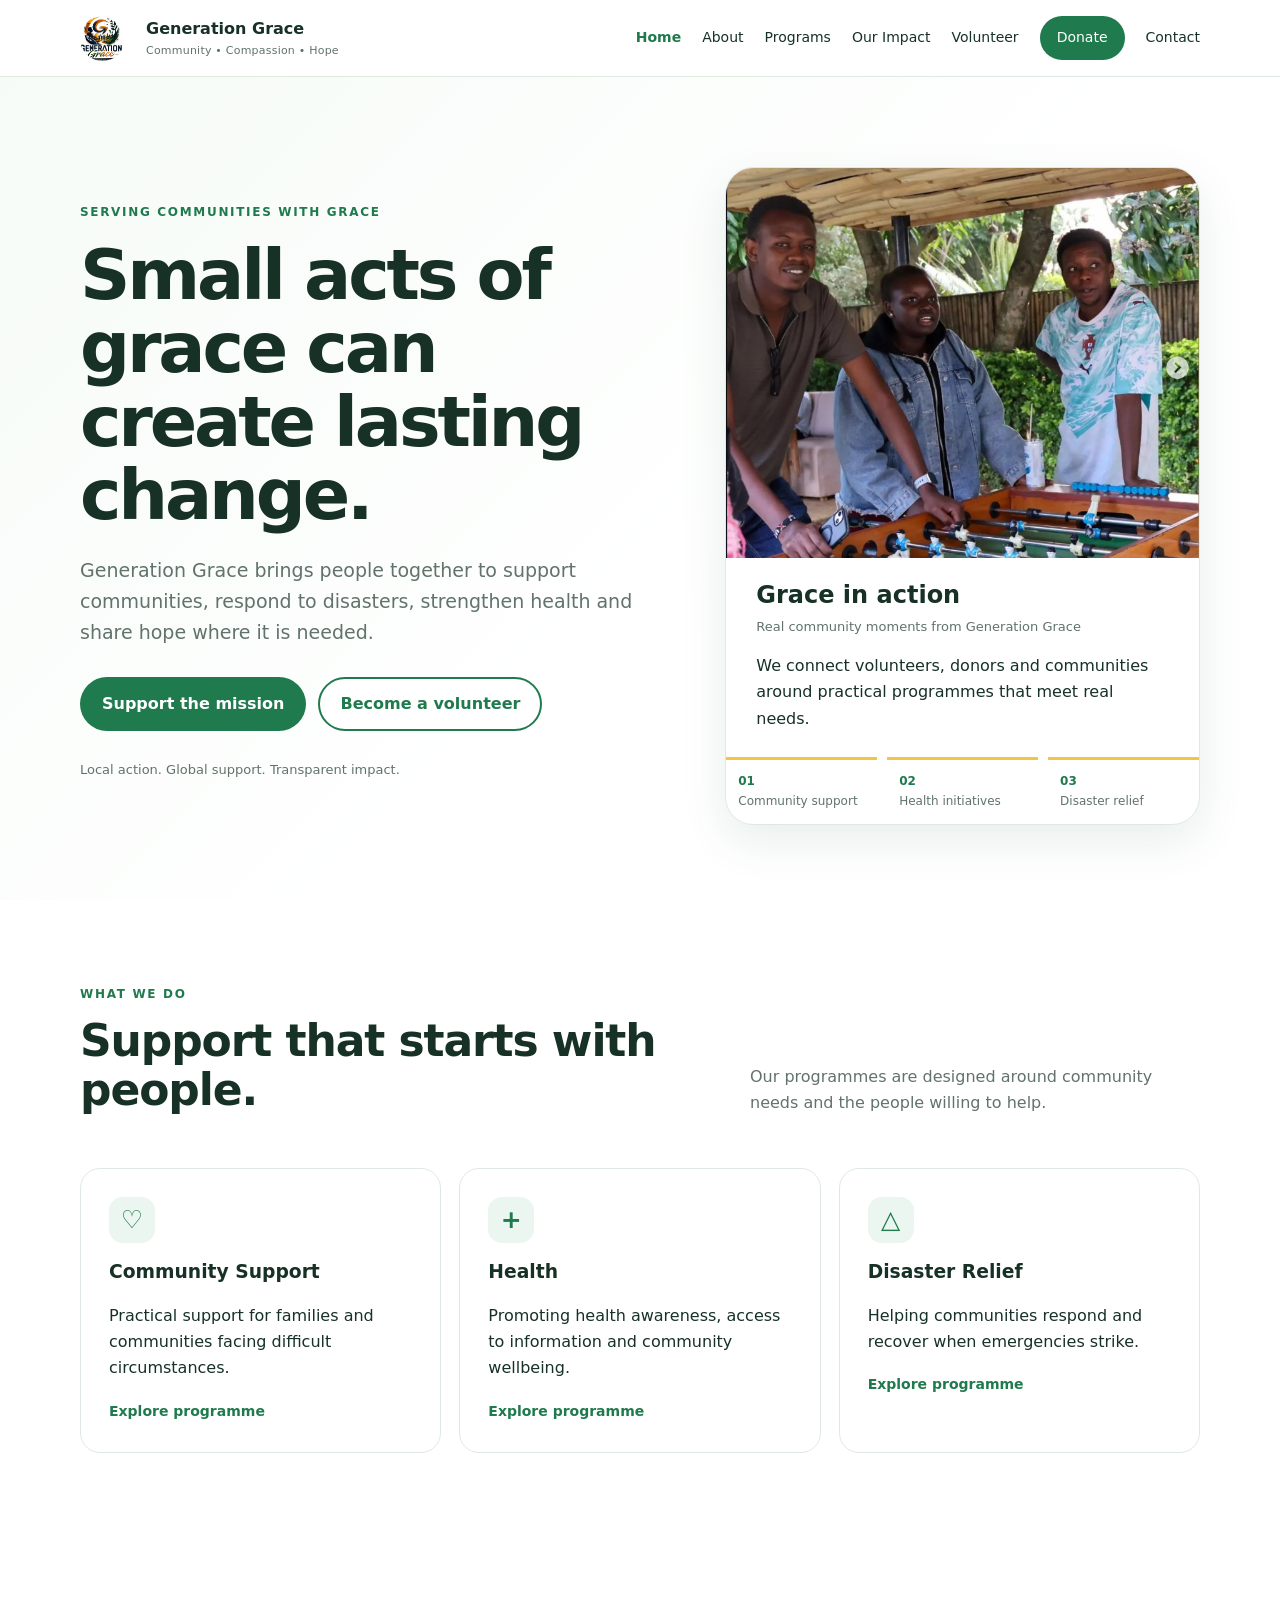
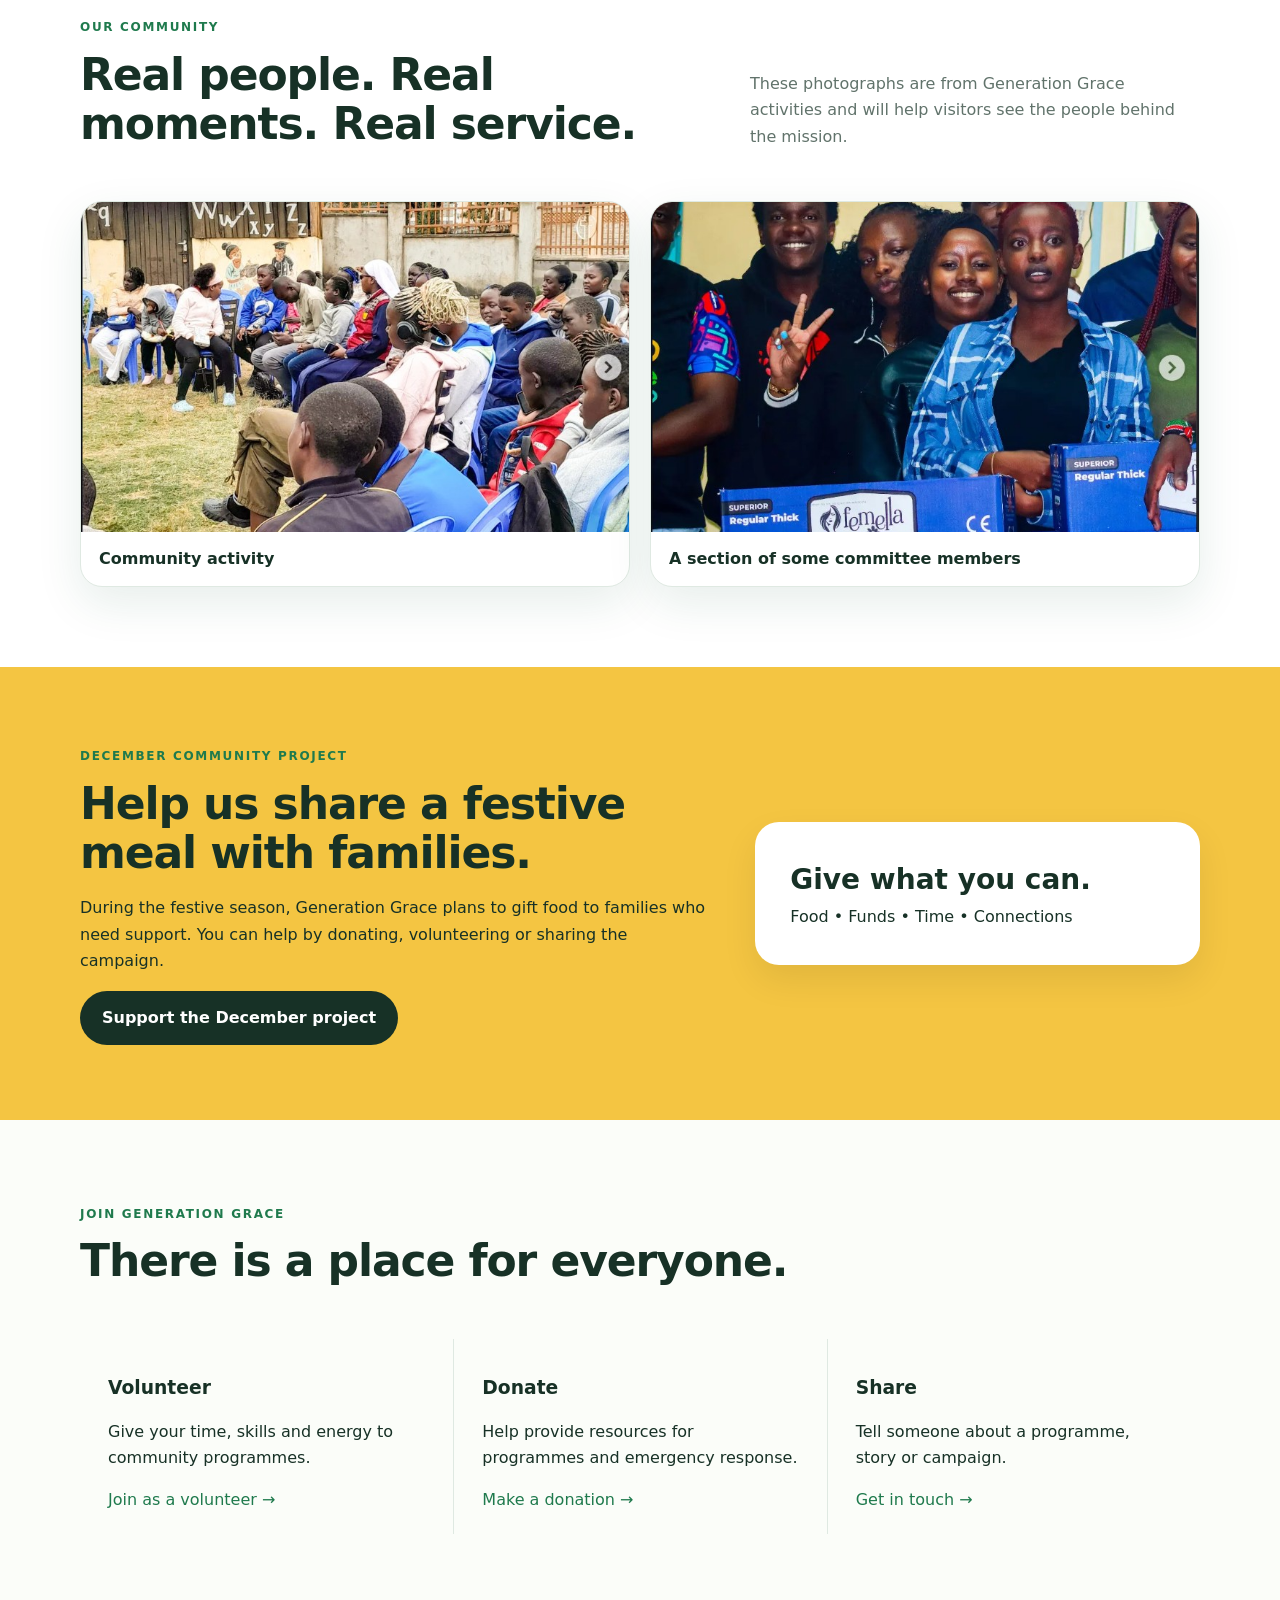
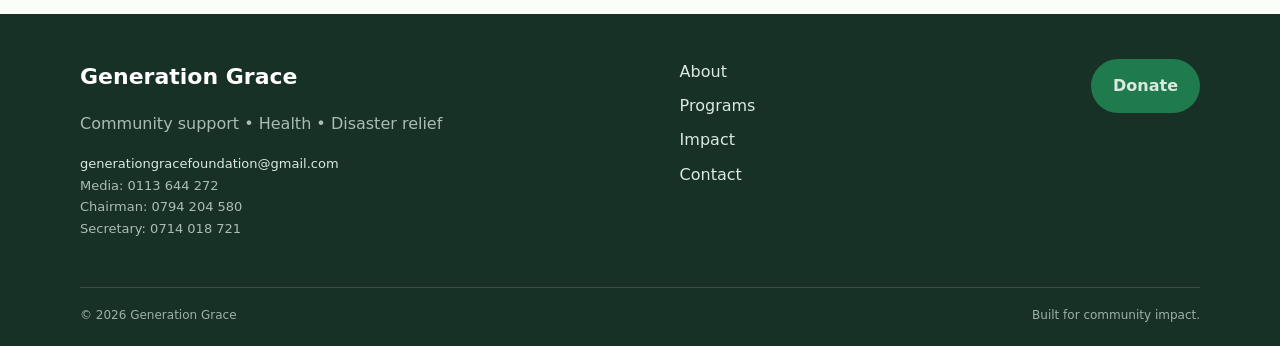
<file: index.html>
<!doctype html>
<html lang="en">
<head>
  <meta charset="utf-8">
  <meta name="viewport" content="width=device-width, initial-scale=1">
  <meta name="description" content="Generation Grace Foundation supports communities through community support, health initiatives and disaster relief, with volunteers and donors working together.">
  <title>Generation Grace | Community. Compassion. Hope.</title>
  <link rel="stylesheet" href="assets/css/style.css">
</head>
<body>
<a class="skip-link" href="#main">Skip to content</a>

<header class="site-header">
  <div class="container nav-wrap">
    <a class="brand" href="index.html" aria-label="Generation Grace home">
    <img src="assets/images/GEn grace logo.png" alt="Generation grace logo" style="height: 45px; width: 45px; object-fit: cover; border-radius: 50%; margin-right: 10px;">
      <span><strong>Generation Grace</strong><small>Community • Compassion • Hope</small></span>
    </a>
    <button class="menu-toggle" aria-expanded="false" aria-controls="site-nav">Menu</button>
    <nav id="site-nav" class="site-nav" aria-label="Main navigation">
      <a class="active" href="index.html">Home</a>
      <a href="about.html">About</a>
      <a href="programs.html">Programs</a>
      <a href="impact.html">Our Impact</a>
      <a href="volunteer.html">Volunteer</a>
      <a class="nav-donate" href="donate.html">Donate</a>
      <a href="contact.html">Contact</a>
    </nav>
  </div>
</header>

<main id="main">
<section class="hero">
  <div class="container hero-grid">
    <div>
      <span class="eyebrow">Serving communities with grace</span>
      <h1>Small acts of grace can create lasting change.</h1>
      <p class="lead">Generation Grace brings people together to support communities, respond to disasters, strengthen health and share hope where it is needed.</p>
      <div class="hero-actions">
        <a class="btn btn-primary" href="donate.html">Support the mission</a>
        <a class="btn btn-outline" href="volunteer.html">Become a volunteer</a>
      </div>
      <p class="trust-note">Local action. Global support. Transparent impact.</p>
    </div>
    <div class="hero-card photo-card" aria-label="Generation Grace Retreat">
      <img class="hero-photo" src="assets/images/retreat.jpg" alt="Genaration Grace members having a retreat">
      <div class="photo-caption"><strong>Grace in action</strong><span>Real community moments from Generation Grace</span></div>
      <p>We connect volunteers, donors and communities around practical programmes that meet real needs.</p>
      <div class="mini-stats">
        <div><strong>01</strong><span>Community support</span></div>
        <div><strong>02</strong><span>Health initiatives</span></div>
        <div><strong>03</strong><span>Disaster relief</span></div>
      </div>
    </div>
  </div>
</section>

<section class="section">
  <div class="container">
    <div class="section-heading">
      <div><span class="eyebrow">What we do</span><h2>Support that starts with people.</h2></div>
      <p>Our programmes are designed around community needs and the people willing to help.</p>
    </div>
    <div class="cards-3">
      <article class="card"><span class="icon">♡</span><h3>Community Support</h3><p>Practical support for families and communities facing difficult circumstances.</p><a href="programs.html#community">Explore programme</a></article>
      <article class="card"><span class="icon">+</span><h3>Health</h3><p>Promoting health awareness, access to information and community wellbeing.</p><a href="programs.html#health">Explore programme</a></article>
      <article class="card"><span class="icon">△</span><h3>Disaster Relief</h3><p>Helping communities respond and recover when emergencies strike.</p><a href="programs.html#relief">Explore programme</a></article>
    </div>
  </div>
</section>

<section class="section photo-section">
  <div class="container">
    <div class="section-heading">
      <div><span class="eyebrow">Our community</span><h2>Real people. Real moments. Real service.</h2></div>
      <p>These photographs are from Generation Grace activities and will help visitors see the people behind the mission.</p>
    </div>
    <div class="photo-grid">
      <figure><img src="assets/images/grace.jpg" alt="Children participating in a Generation Grace community activity"><figcaption>Community activity</figcaption></figure>
      <figure><img src="assets/images/commitee.jpg" alt="Generation Grace commitee members"><figcaption>A section of some committee members</figcaption></figure>
    </div>
  </div>
</section>

<section class="campaign">
  <div class="container campaign-grid">
    <div>
      <span class="eyebrow">December community project</span>
      <h2>Help us share a festive meal with families.</h2>
      <p>During the festive season, Generation Grace plans to gift food to families who need support. You can help by donating, volunteering or sharing the campaign.</p>
      <a class="btn btn-dark" href="donate.html?campaign=december">Support the December project</a>
    </div>
    <div class="campaign-box">
      <strong>Give what you can.</strong>
      <span>Food • Funds • Time • Connections</span>
    </div>
  </div>
</section>

<section class="section soft">
  <div class="container">
    <div class="section-heading">
      <div><span class="eyebrow">Join Generation Grace</span><h2>There is a place for everyone.</h2></div>
    </div>
    <div class="join-grid">
      <div><h3>Volunteer</h3><p>Give your time, skills and energy to community programmes.</p><a href="volunteer.html">Join as a volunteer →</a></div>
      <div><h3>Donate</h3><p>Help provide resources for programmes and emergency response.</p><a href="donate.html">Make a donation →</a></div>
      <div><h3>Share</h3><p>Tell someone about a programme, story or campaign.</p><a href="contact.html">Get in touch →</a></div>
    </div>
  </div>
</section>
</main>

<footer class="footer">
  <div class="container footer-grid">
    <div><strong class="footer-brand">Generation Grace</strong><p>Community support • Health • Disaster relief</p>
      <p class="footer-contact"><a href="mailto:generationgracefoundation@gmail.com">generationgracefoundation@gmail.com</a><br>Media: 0113 644 272<br>Chairman: 0794 204 580<br>Secretary: 0714 018 721</p></div>
    <div><a href="about.html">About</a><a href="programs.html">Programs</a><a href="impact.html">Impact</a><a href="contact.html">Contact</a></div>
    <div><a class="btn btn-primary" href="donate.html">Donate</a></div>
  </div>
  <div class="container footer-bottom"><span>© <span id="year"></span> Generation Grace</span><span>Built for community impact.</span></div>
</footer>
<script src="assets/js/main.js"></script>
</body>
</html>
</file>
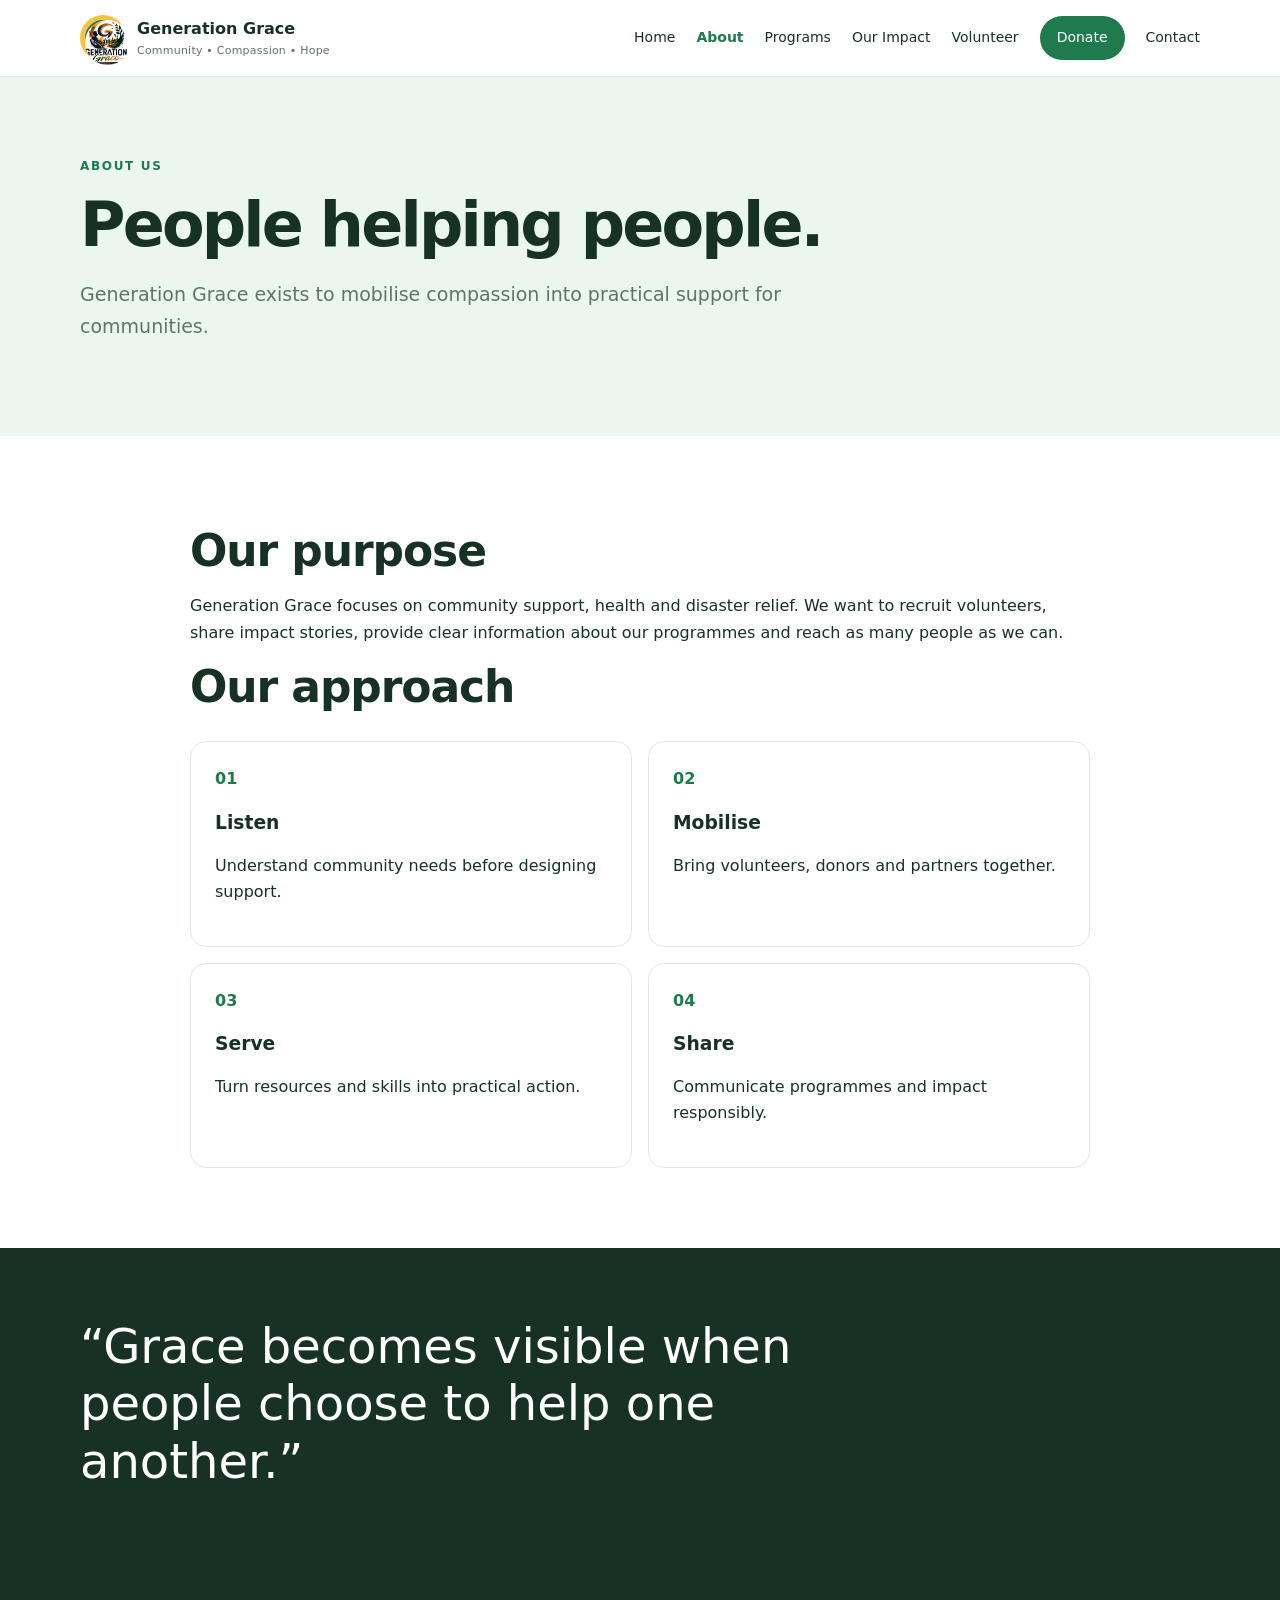
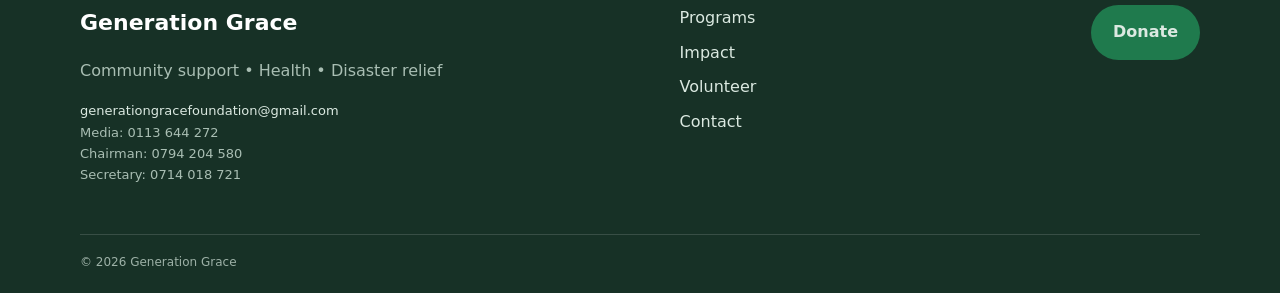
<file: about.html>
<!doctype html>
<html lang="en"><head><meta charset="utf-8"><meta name="viewport" content="width=device-width,initial-scale=1"><meta name="description" content="Learn about Generation Grace."><title>About | Generation Grace</title><link rel="stylesheet" href="assets/css/style.css"></head>
<body><a class="skip-link" href="#main">Skip to content</a><header class="site-header"><div class="container nav-wrap"><a class="brand" href="index.html"><span class="logo-placeholder"><img src="assets/images/GEn grace logo.png" alt="Generation grace logo" style="height: 45px; width: 45px; object-fit: cover; border-radius: 50%; margin-right: 10px;"></span><span><strong>Generation Grace</strong><small>Community • Compassion • Hope</small></span></a><button class="menu-toggle" aria-expanded="false" aria-controls="site-nav">Menu</button><nav id="site-nav" class="site-nav"><a href="index.html">Home</a><a class="active" href="about.html">About</a><a href="programs.html">Programs</a><a href="impact.html">Our Impact</a><a href="volunteer.html">Volunteer</a><a class="nav-donate" href="donate.html">Donate</a><a href="contact.html">Contact</a></nav></div></header>
<main id="main"><section class="page-hero"><div class="container"><span class="eyebrow">About us</span><h1>People helping people.</h1><p>Generation Grace exists to mobilise compassion into practical support for communities.</p></div></section>
<section class="section"><div class="container content-narrow"><h2>Our purpose</h2><p>Generation Grace focuses on community support, health and disaster relief. We want to recruit volunteers, share impact stories, provide clear information about our programmes and reach as many people as we can.</p><h2>Our approach</h2><div class="values"><article><span>01</span><h3>Listen</h3><p>Understand community needs before designing support.</p></article><article><span>02</span><h3>Mobilise</h3><p>Bring volunteers, donors and partners together.</p></article><article><span>03</span><h3>Serve</h3><p>Turn resources and skills into practical action.</p></article><article><span>04</span><h3>Share</h3><p>Communicate programmes and impact responsibly.</p></article></div></div></section>
<section class="quote-band"><div class="container"><p>“Grace becomes visible when people choose to help one another.”</p></div></section>
</main><footer class="footer"><div class="container footer-grid"><div><strong class="footer-brand">Generation Grace</strong><p>Community support • Health • Disaster relief</p>
      <p class="footer-contact"><a href="mailto:generationgracefoundation@gmail.com">generationgracefoundation@gmail.com</a><br>Media: 0113 644 272<br>Chairman: 0794 204 580<br>Secretary: 0714 018 721</p></div><div><a href="programs.html">Programs</a><a href="impact.html">Impact</a><a href="volunteer.html">Volunteer</a><a href="contact.html">Contact</a></div><div><a class="btn btn-primary" href="donate.html">Donate</a></div></div><div class="container footer-bottom"><span>© <span id="year"></span> Generation Grace</span></div></footer><script src="assets/js/main.js"></script></body></html>
</file>
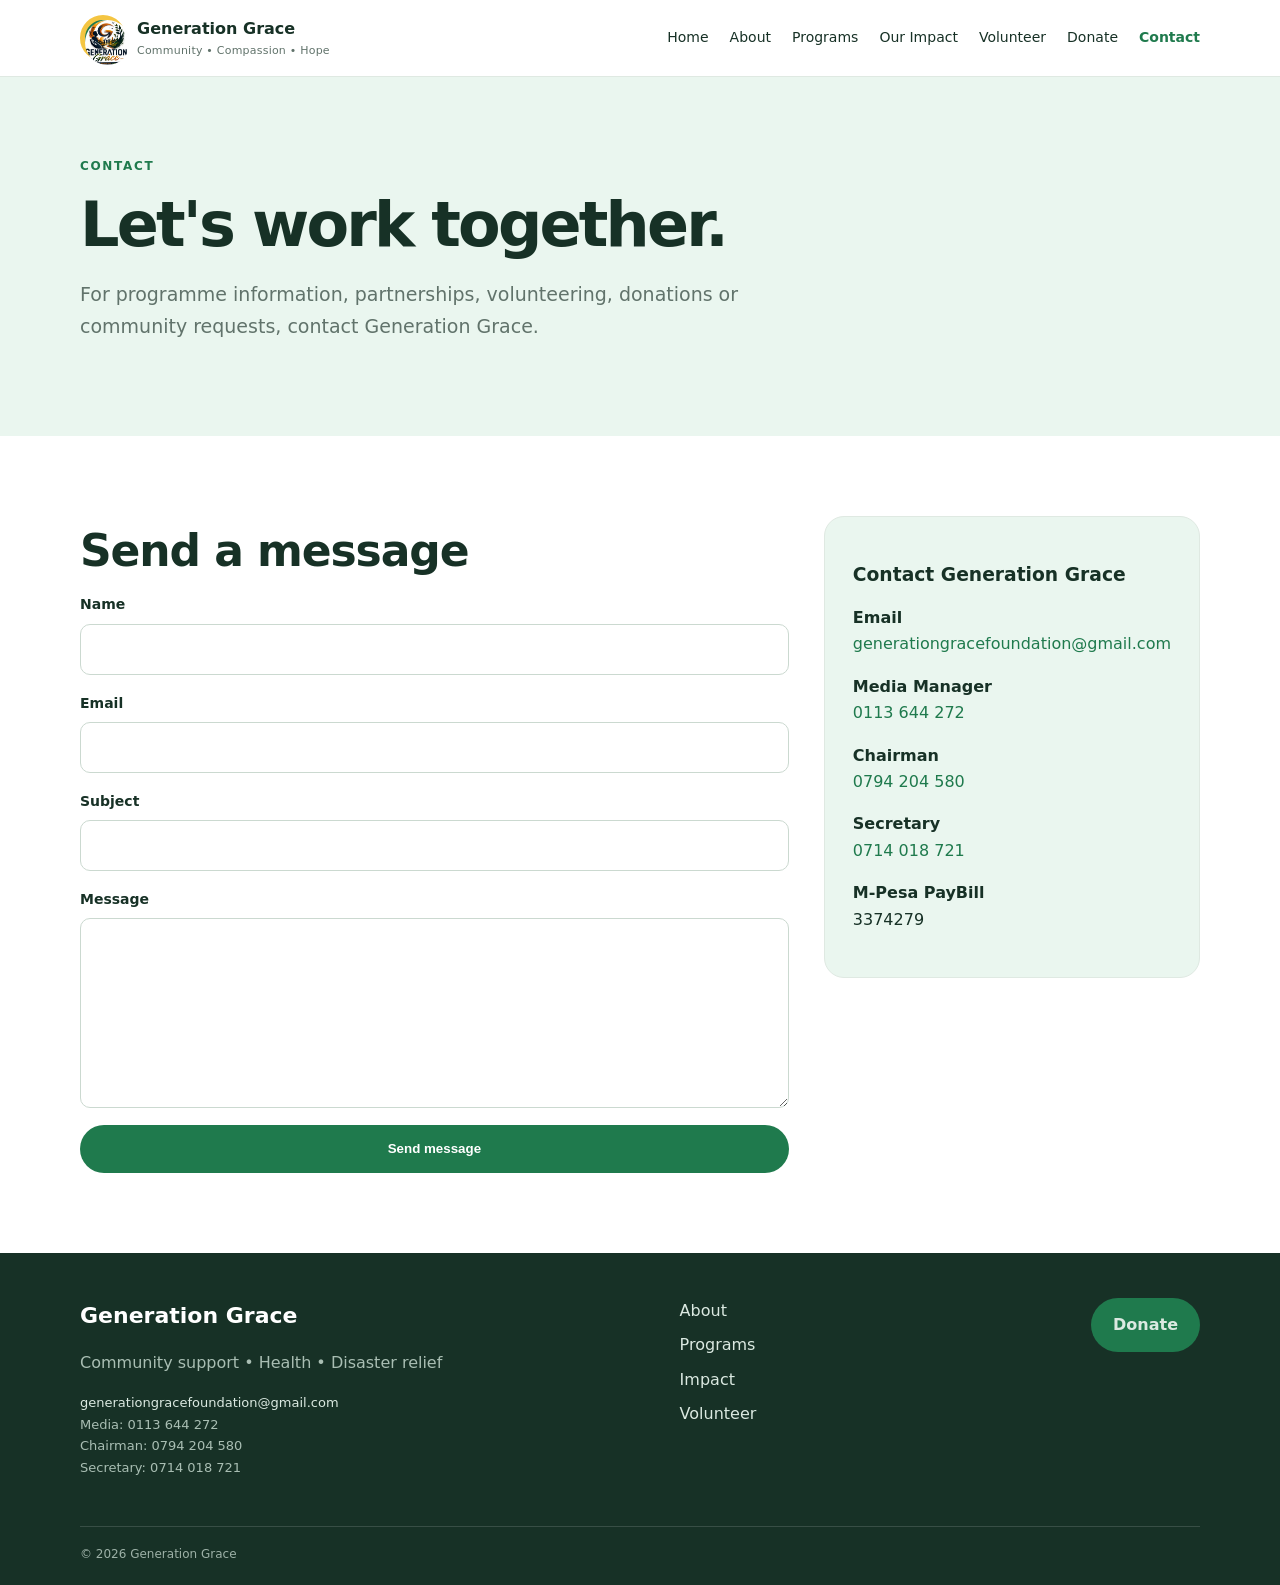
<file: contact.html>
<!doctype html>
<html lang="en"><head><meta charset="utf-8"><meta name="viewport" content="width=device-width,initial-scale=1"><meta name="description" content="Contact Generation Grace."><title>Contact | Generation Grace</title><link rel="stylesheet" href="assets/css/style.css"></head>
<body><a class="skip-link" href="#main">Skip to content</a><header class="site-header"><div class="container nav-wrap"><a class="brand" href="index.html"><span class="logo-placeholder"><img src="assets/images/GEn grace logo.png" alt="Generation grace logo" style="height: 45px; width: 45px; object-fit: cover; border-radius: 50%; margin-right: 10px;"></span><span><strong>Generation Grace</strong><small>Community • Compassion • Hope</small></span></a><button class="menu-toggle" aria-expanded="false" aria-controls="site-nav">Menu</button><nav id="site-nav" class="site-nav"><a href="index.html">Home</a><a href="about.html">About</a><a href="programs.html">Programs</a><a href="impact.html">Our Impact</a><a href="volunteer.html">Volunteer</a><a href="donate.html">Donate</a><a class="active" href="contact.html">Contact</a></nav></div></header>
<main id="main"><section class="page-hero"><div class="container"><span class="eyebrow">Contact</span><h1>Let's work together.</h1><p>For programme information, partnerships, volunteering, donations or community requests, contact Generation Grace.</p></div></section>
<section class="section"><div class="container form-layout"><div><h2>Send a message</h2><form name="contact" method="POST" data-netlify="true" netlify-honeypot="bot-field"><input type="hidden" name="form-name" value="contact"><p class="hidden"><label>Do not fill this out <input name="bot-field"></label></p><label>Name<input required name="name" autocomplete="name"></label><label>Email<input required type="email" name="email" autocomplete="email"></label><label>Subject<input required name="subject"></label><label>Message<textarea required name="message" rows="7"></textarea></label><button class="btn btn-primary" type="submit">Send message</button></form></div><aside class="side-card"><h3>Contact Generation Grace</h3>
<p><strong>Email</strong><br><a href="mailto:generationgracefoundation@gmail.com">generationgracefoundation@gmail.com</a></p>
<p><strong>Media Manager</strong><br><a href="tel:+254113644272">0113 644 272</a></p>
<p><strong>Chairman</strong><br><a href="tel:+254794204580">0794 204 580</a></p>
<p><strong>Secretary</strong><br><a href="tel:+254714018721">0714 018 721</a></p>
<p><strong>M-Pesa PayBill</strong><br>3374279</p></aside></div></section></main><footer class="footer"><div class="container footer-grid"><div><strong class="footer-brand">Generation Grace</strong><p>Community support • Health • Disaster relief</p>
      <p class="footer-contact"><a href="mailto:generationgracefoundation@gmail.com">generationgracefoundation@gmail.com</a><br>Media: 0113 644 272<br>Chairman: 0794 204 580<br>Secretary: 0714 018 721</p></div><div><a href="about.html">About</a><a href="programs.html">Programs</a><a href="impact.html">Impact</a><a href="volunteer.html">Volunteer</a></div><div><a class="btn btn-primary" href="donate.html">Donate</a></div></div><div class="container footer-bottom"><span>© <span id="year"></span> Generation Grace</span></div></footer><script src="assets/js/main.js"></script></body></html>
</file>
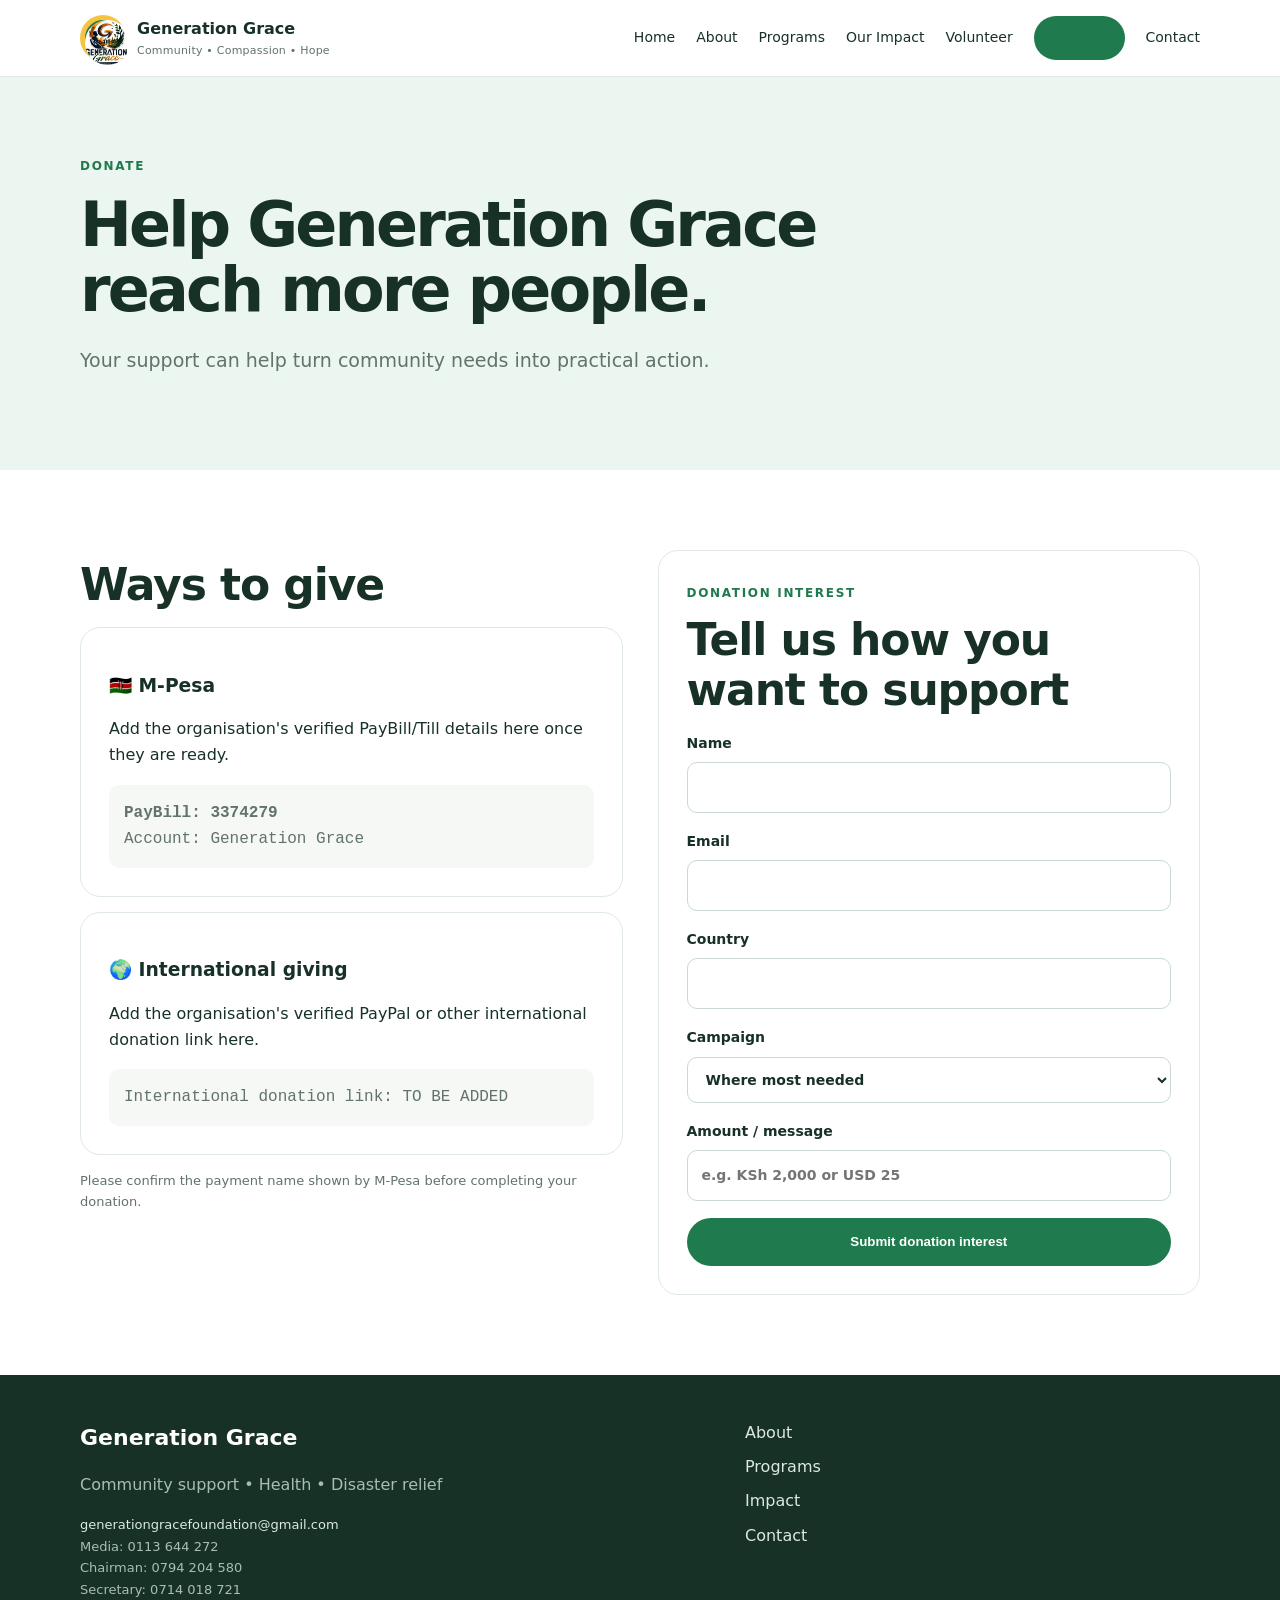
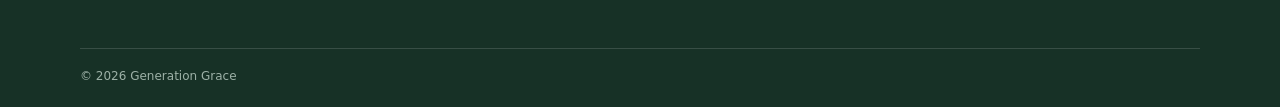
<file: donate.html>
<!doctype html>
<html lang="en"><head><meta charset="utf-8"><meta name="viewport" content="width=device-width,initial-scale=1"><meta name="description" content="Support Generation Grace through donations."><title>Donate | Generation Grace</title><link rel="stylesheet" href="assets/css/style.css"></head>
<body><a class="skip-link" href="#main">Skip to content</a><header class="site-header"><div class="container nav-wrap"><a class="brand" href="index.html"><span class="logo-placeholder"><img src="assets/images/GEn grace logo.png" alt="Generation grace logo" style="height: 45px; width: 45px; object-fit: cover; border-radius: 50%; margin-right: 10px;"></span><span><strong>Generation Grace</strong><small>Community • Compassion • Hope</small></span></a><button class="menu-toggle" aria-expanded="false" aria-controls="site-nav">Menu</button><nav id="site-nav" class="site-nav"><a href="index.html">Home</a><a href="about.html">About</a><a href="programs.html">Programs</a><a href="impact.html">Our Impact</a><a href="volunteer.html">Volunteer</a><a class="nav-donate active" href="donate.html">Donate</a><a href="contact.html">Contact</a></nav></div></header>
<main id="main"><section class="page-hero"><div class="container"><span class="eyebrow">Donate</span><h1>Help Generation Grace reach more people.</h1><p>Your support can help turn community needs into practical action.</p></div></section>
<section class="section"><div class="container donation-grid"><div><h2>Ways to give</h2><div class="payment-card"><h3>🇰🇪 M-Pesa</h3><p>Add the organisation's verified PayBill/Till details here once they are ready.</p><div class="payment-placeholder"><strong>PayBill: 3374279</strong><br>Account: Generation Grace</div></div><div class="payment-card"><h3>🌍 International giving</h3><p>Add the organisation's verified PayPal or other international donation link here.</p><div class="payment-placeholder">International donation link: TO BE ADDED</div></div><p class="small-note">Please confirm the payment name shown by M-Pesa before completing your donation.</p></div>
<div><div class="form-card"><span class="eyebrow">Donation interest</span><h2>Tell us how you want to support</h2><form name="donation-interest" method="POST" data-netlify="true" netlify-honeypot="bot-field"><input type="hidden" name="form-name" value="donation-interest"><p class="hidden"><label>Do not fill this out <input name="bot-field"></label></p><label>Name<input required name="name" autocomplete="name"></label><label>Email<input required type="email" name="email" autocomplete="email"></label><label>Country<input name="country" autocomplete="country-name"></label><label>Campaign<select name="campaign"><option>Where most needed</option><option>December Family Food Project</option><option>Community Support</option><option>Health</option><option>Disaster Relief</option></select></label><label>Amount / message<input name="amount" placeholder="e.g. KSh 2,000 or USD 25"></label><button class="btn btn-primary" type="submit">Submit donation interest</button></form></div></div></div></section></main><footer class="footer"><div class="container footer-grid"><div><strong class="footer-brand">Generation Grace</strong><p>Community support • Health • Disaster relief</p>
      <p class="footer-contact"><a href="mailto:generationgracefoundation@gmail.com">generationgracefoundation@gmail.com</a><br>Media: 0113 644 272<br>Chairman: 0794 204 580<br>Secretary: 0714 018 721</p></div><div><a href="about.html">About</a><a href="programs.html">Programs</a><a href="impact.html">Impact</a><a href="contact.html">Contact</a></div></div><div class="container footer-bottom"><span>© <span id="year"></span> Generation Grace</span></div></footer><script src="assets/js/main.js"></script></body></html>
</file>
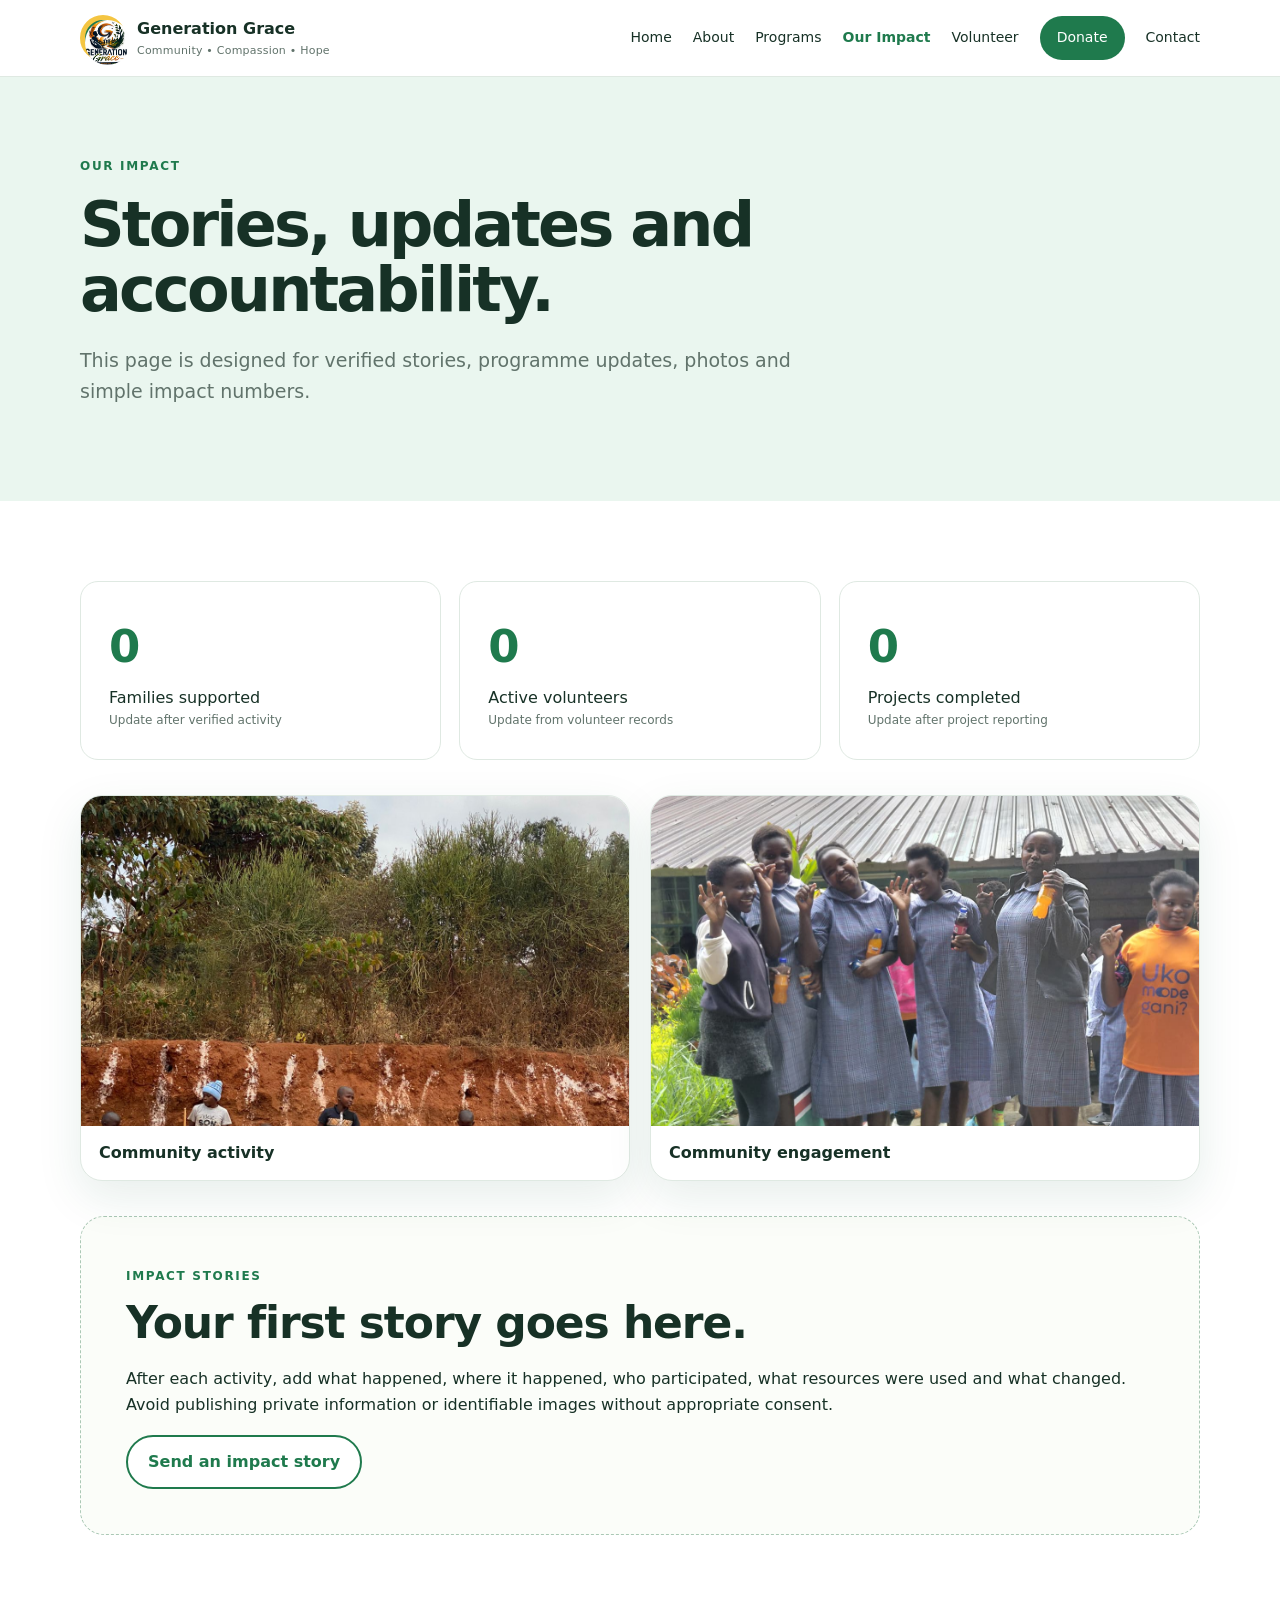
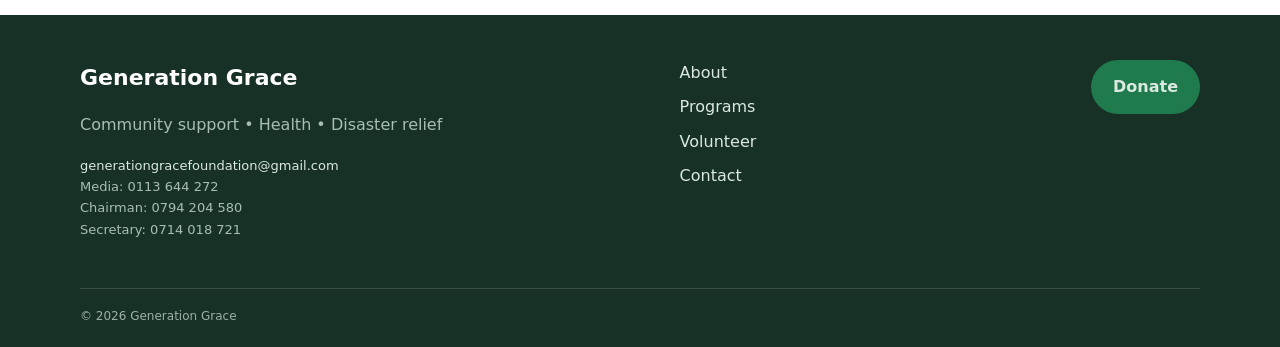
<file: impact.html>
<!doctype html>
<html lang="en"><head><meta charset="utf-8"><meta name="viewport" content="width=device-width,initial-scale=1"><meta name="description" content="Generation Grace impact stories and programme updates."><title>Our Impact | Generation Grace</title><link rel="stylesheet" href="assets/css/style.css"></head>
<body><a class="skip-link" href="#main">Skip to content</a><header class="site-header"><div class="container nav-wrap"><a class="brand" href="index.html"><span class="logo-placeholder"><img src="assets/images/GEn grace logo.png" alt="Generation grace logo" style="height: 45px; width: 45px; object-fit: cover; border-radius: 50%; margin-right: 10px;"></span><span><strong>Generation Grace</strong><small>Community • Compassion • Hope</small></span></a><button class="menu-toggle" aria-expanded="false" aria-controls="site-nav">Menu</button><nav id="site-nav" class="site-nav"><a href="index.html">Home</a><a href="about.html">About</a><a href="programs.html">Programs</a><a class="active" href="impact.html">Our Impact</a><a href="volunteer.html">Volunteer</a><a class="nav-donate" href="donate.html">Donate</a><a href="contact.html">Contact</a></nav></div></header>
<main id="main"><section class="page-hero"><div class="container"><span class="eyebrow">Our impact</span><h1>Stories, updates and accountability.</h1><p>This page is designed for verified stories, programme updates, photos and simple impact numbers.</p></div></section>
<section class="section"><div class="container"><div class="impact-grid"><div class="impact-stat"><strong>0</strong><span>Families supported</span><small>Update after verified activity</small></div><div class="impact-stat"><strong>0</strong><span>Active volunteers</span><small>Update from volunteer records</small></div><div class="impact-stat"><strong>0</strong><span>Projects completed</span><small>Update after project reporting</small></div></div><div class="impact-photos">
  <figure><img src="assets/images/generation-grace-community.jpg" alt="Children participating in a Generation Grace community activity"><figcaption>Community activity</figcaption></figure>
  <figure><img src="assets/images/generation-grace-team.jpg" alt="Young people participating in a Generation Grace activity"><figcaption>Community engagement</figcaption></figure>
</div>
<div class="story-placeholder"><span class="eyebrow">Impact stories</span><h2>Your first story goes here.</h2><p>After each activity, add what happened, where it happened, who participated, what resources were used and what changed. Avoid publishing private information or identifiable images without appropriate consent.</p><a class="btn btn-outline" href="contact.html">Send an impact story</a></div></div></section></main><footer class="footer"><div class="container footer-grid"><div><strong class="footer-brand">Generation Grace</strong><p>Community support • Health • Disaster relief</p>
      <p class="footer-contact"><a href="mailto:generationgracefoundation@gmail.com">generationgracefoundation@gmail.com</a><br>Media: 0113 644 272<br>Chairman: 0794 204 580<br>Secretary: 0714 018 721</p></div><div><a href="about.html">About</a><a href="programs.html">Programs</a><a href="volunteer.html">Volunteer</a><a href="contact.html">Contact</a></div><div><a class="btn btn-primary" href="donate.html">Donate</a></div></div><div class="container footer-bottom"><span>© <span id="year"></span> Generation Grace</span></div></footer><script src="assets/js/main.js"></script></body></html>
</file>
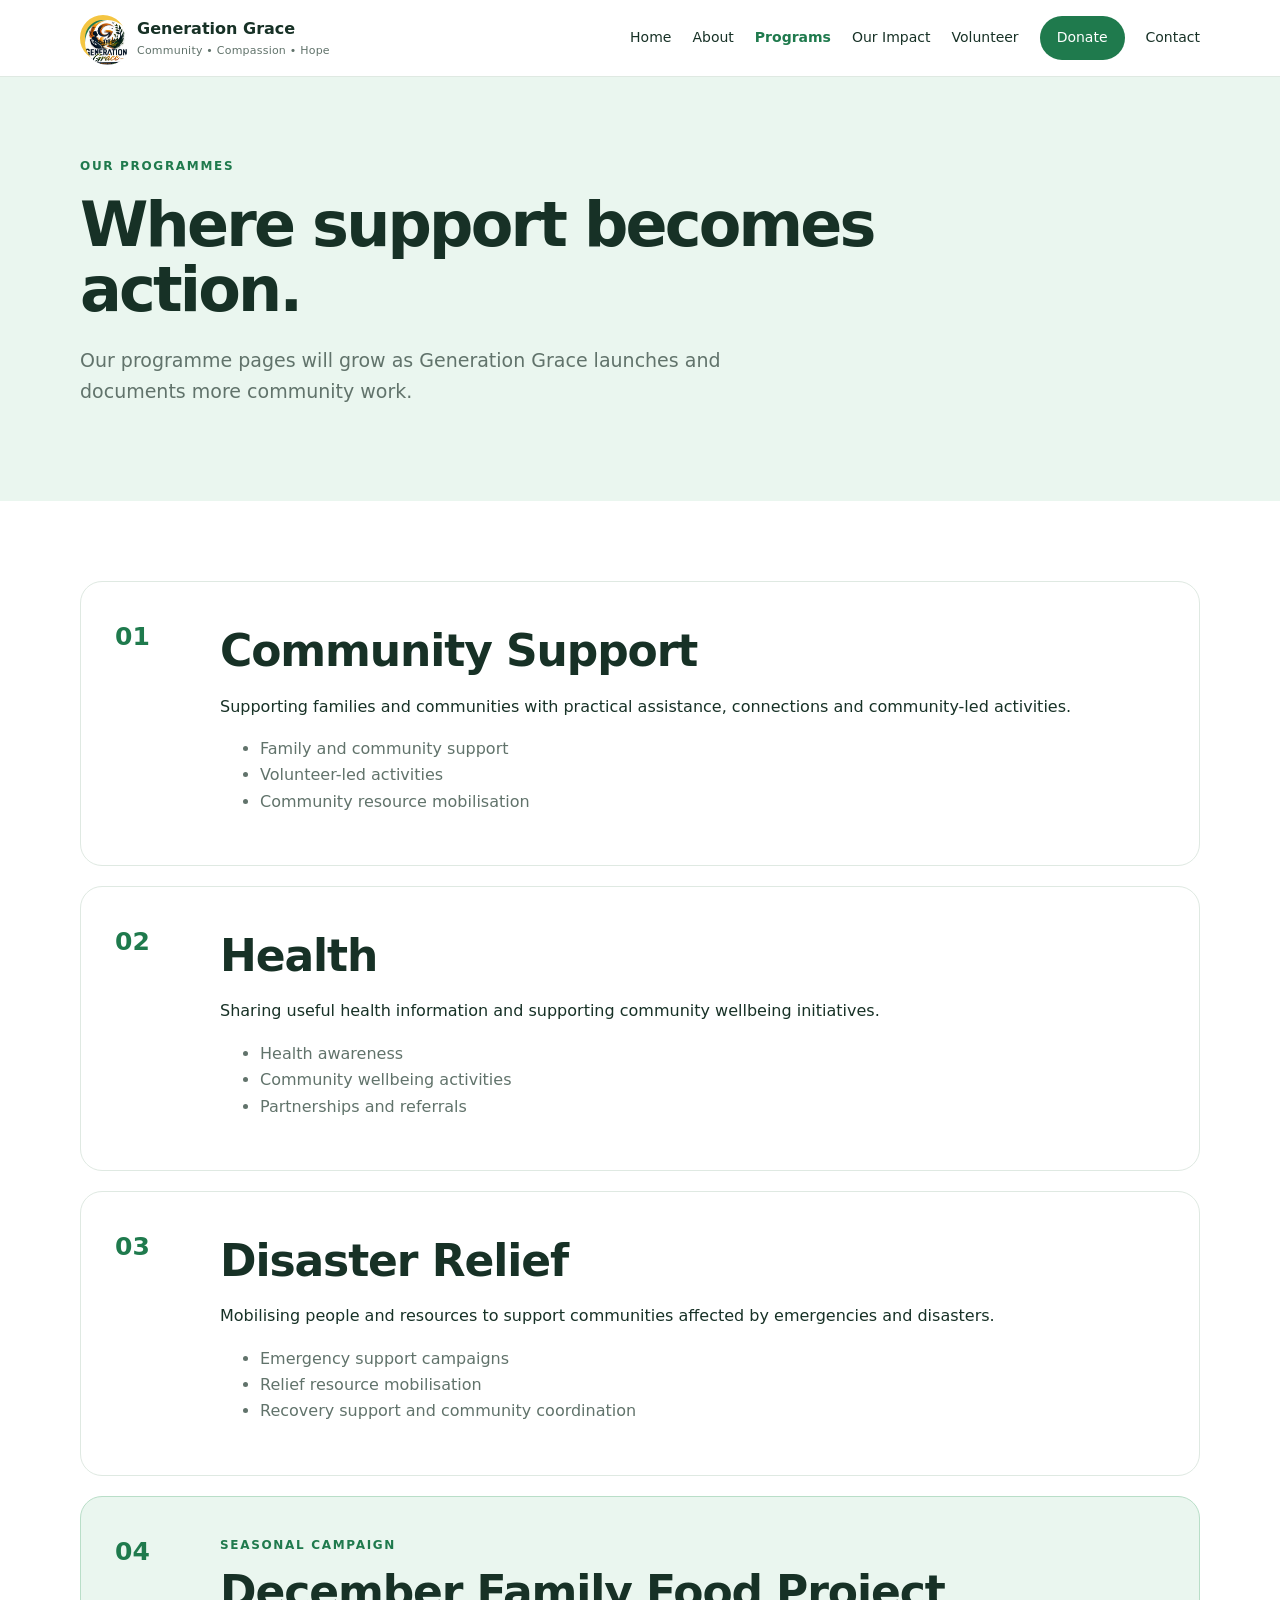
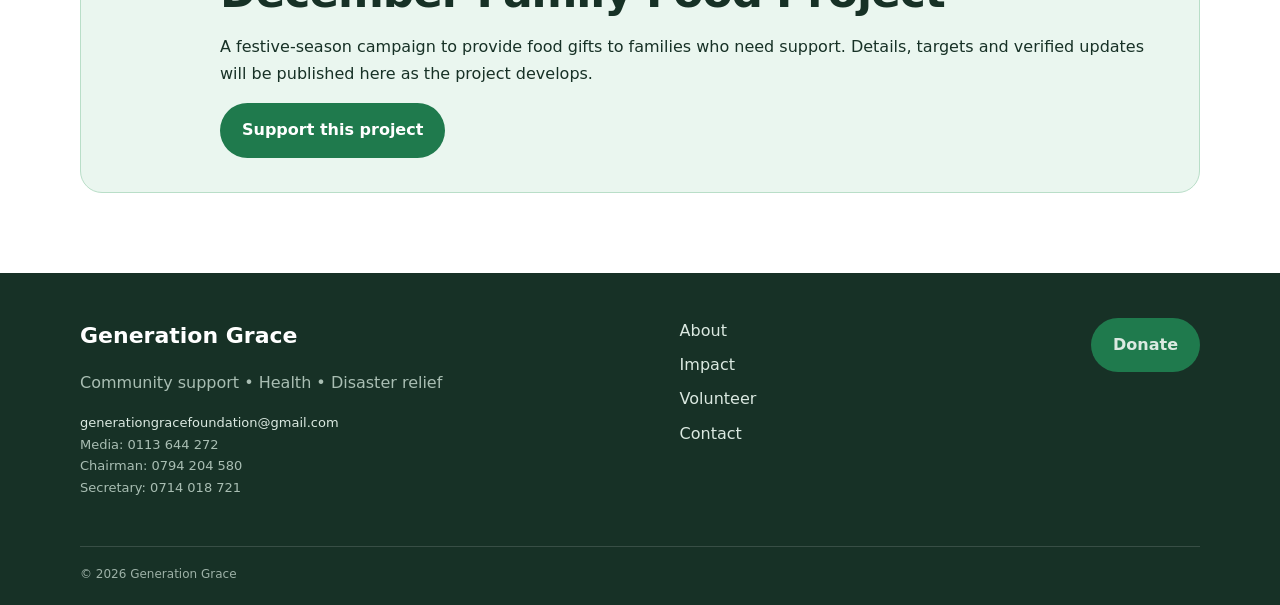
<file: programs.html>
<!doctype html>
<html lang="en"><head><meta charset="utf-8"><meta name="viewport" content="width=device-width,initial-scale=1"><meta name="description" content="Generation Grace programmes."><title>Programs | Generation Grace</title><link rel="stylesheet" href="assets/css/style.css"></head>
<body><a class="skip-link" href="#main">Skip to content</a><header class="site-header"><div class="container nav-wrap"><a class="brand" href="index.html"><span class="logo-placeholder"><img src="assets/images/GEn grace logo.png" alt="Generation grace logo" style="height: 45px; width: 45px; object-fit: cover; border-radius: 50%; margin-right: 10px;"></span><span><strong>Generation Grace</strong><small>Community • Compassion • Hope</small></span></a><button class="menu-toggle" aria-expanded="false" aria-controls="site-nav">Menu</button><nav id="site-nav" class="site-nav"><a href="index.html">Home</a><a href="about.html">About</a><a class="active" href="programs.html">Programs</a><a href="impact.html">Our Impact</a><a href="volunteer.html">Volunteer</a><a class="nav-donate" href="donate.html">Donate</a><a href="contact.html">Contact</a></nav></div></header>
<main id="main"><section class="page-hero"><div class="container"><span class="eyebrow">Our programmes</span><h1>Where support becomes action.</h1><p>Our programme pages will grow as Generation Grace launches and documents more community work.</p></div></section>
<section class="section"><div class="container program-list">
<article id="community" class="program"><div class="program-number">01</div><div><h2>Community Support</h2><p>Supporting families and communities with practical assistance, connections and community-led activities.</p><ul><li>Family and community support</li><li>Volunteer-led activities</li><li>Community resource mobilisation</li></ul></div></article>
<article id="health" class="program"><div class="program-number">02</div><div><h2>Health</h2><p>Sharing useful health information and supporting community wellbeing initiatives.</p><ul><li>Health awareness</li><li>Community wellbeing activities</li><li>Partnerships and referrals</li></ul></div></article>
<article id="relief" class="program"><div class="program-number">03</div><div><h2>Disaster Relief</h2><p>Mobilising people and resources to support communities affected by emergencies and disasters.</p><ul><li>Emergency support campaigns</li><li>Relief resource mobilisation</li><li>Recovery support and community coordination</li></ul></div></article>
<article id="december" class="program featured-program"><div class="program-number">04</div><div><span class="eyebrow">Seasonal campaign</span><h2>December Family Food Project</h2><p>A festive-season campaign to provide food gifts to families who need support. Details, targets and verified updates will be published here as the project develops.</p><a class="btn btn-primary" href="donate.html?campaign=december">Support this project</a></div></article>
</div></section></main><footer class="footer"><div class="container footer-grid"><div><strong class="footer-brand">Generation Grace</strong><p>Community support • Health • Disaster relief</p>
      <p class="footer-contact"><a href="mailto:generationgracefoundation@gmail.com">generationgracefoundation@gmail.com</a><br>Media: 0113 644 272<br>Chairman: 0794 204 580<br>Secretary: 0714 018 721</p></div><div><a href="about.html">About</a><a href="impact.html">Impact</a><a href="volunteer.html">Volunteer</a><a href="contact.html">Contact</a></div><div><a class="btn btn-primary" href="donate.html">Donate</a></div></div><div class="container footer-bottom"><span>© <span id="year"></span> Generation Grace</span></div></footer><script src="assets/js/main.js"></script></body></html>
</file>
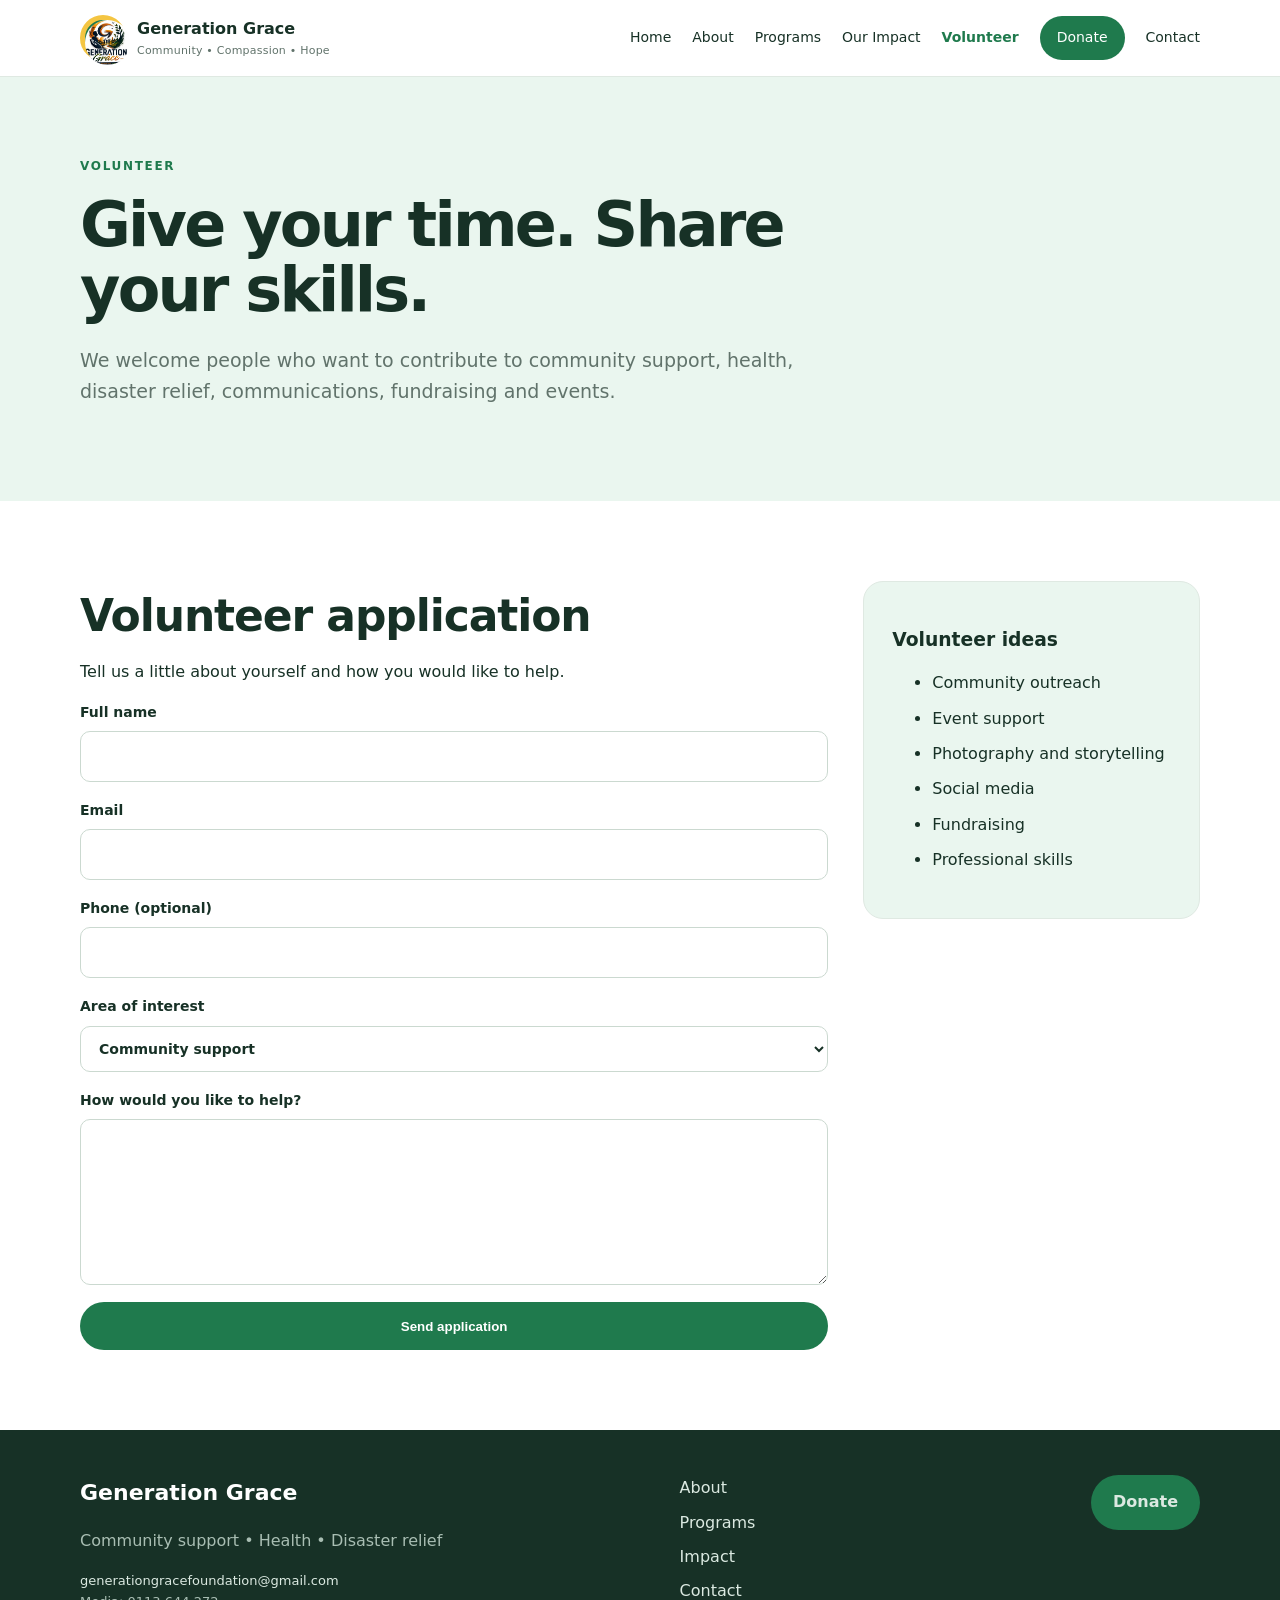
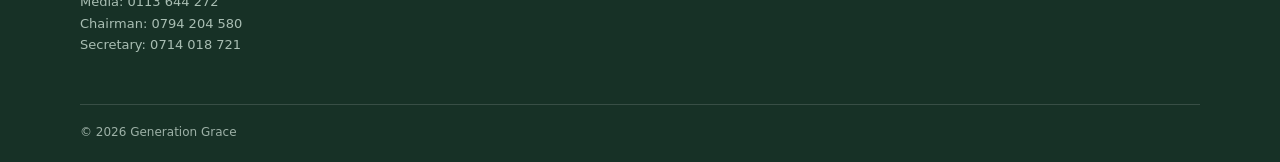
<file: volunteer.html>
<!doctype html>
<html lang="en"><head><meta charset="utf-8"><meta name="viewport" content="width=device-width,initial-scale=1"><meta name="description" content="Volunteer with Generation Grace."><title>Volunteer | Generation Grace</title><link rel="stylesheet" href="assets/css/style.css"></head>
<body><a class="skip-link" href="#main">Skip to content</a><header class="site-header"><div class="container nav-wrap"><a class="brand" href="index.html"><span class="logo-placeholder"><img src="assets/images/GEn grace logo.png" alt="Generation grace logo" style="height: 45px; width: 45px; object-fit: cover; border-radius: 50%; margin-right: 10px;"></span><span><strong>Generation Grace</strong><small>Community • Compassion • Hope</small></span></a><button class="menu-toggle" aria-expanded="false" aria-controls="site-nav">Menu</button><nav id="site-nav" class="site-nav"><a href="index.html">Home</a><a href="about.html">About</a><a href="programs.html">Programs</a><a href="impact.html">Our Impact</a><a class="active" href="volunteer.html">Volunteer</a><a class="nav-donate" href="donate.html">Donate</a><a href="contact.html">Contact</a></nav></div></header>
<main id="main"><section class="page-hero"><div class="container"><span class="eyebrow">Volunteer</span><h1>Give your time. Share your skills.</h1><p>We welcome people who want to contribute to community support, health, disaster relief, communications, fundraising and events.</p></div></section>
<section class="section"><div class="container form-layout"><div><h2>Volunteer application</h2><p>Tell us a little about yourself and how you would like to help.</p><form name="volunteer" method="POST" data-netlify="true" netlify-honeypot="bot-field"><input type="hidden" name="form-name" value="volunteer"><p class="hidden"><label>Do not fill this out <input name="bot-field"></label></p><label>Full name<input required name="name" autocomplete="name"></label><label>Email<input required type="email" name="email" autocomplete="email"></label><label>Phone (optional)<input name="phone" autocomplete="tel"></label><label>Area of interest<select name="interest"><option>Community support</option><option>Health</option><option>Disaster relief</option><option>Events</option><option>Communications</option><option>Fundraising</option><option>Other</option></select></label><label>How would you like to help?<textarea required name="message" rows="6"></textarea></label><button class="btn btn-primary" type="submit">Send application</button></form></div><aside class="side-card"><h3>Volunteer ideas</h3><ul><li>Community outreach</li><li>Event support</li><li>Photography and storytelling</li><li>Social media</li><li>Fundraising</li><li>Professional skills</li></ul></aside></div></section></main><footer class="footer"><div class="container footer-grid"><div><strong class="footer-brand">Generation Grace</strong><p>Community support • Health • Disaster relief</p>
      <p class="footer-contact"><a href="mailto:generationgracefoundation@gmail.com">generationgracefoundation@gmail.com</a><br>Media: 0113 644 272<br>Chairman: 0794 204 580<br>Secretary: 0714 018 721</p></div><div><a href="about.html">About</a><a href="programs.html">Programs</a><a href="impact.html">Impact</a><a href="contact.html">Contact</a></div><div><a class="btn btn-primary" href="donate.html">Donate</a></div></div><div class="container footer-bottom"><span>© <span id="year"></span> Generation Grace</span></div></footer><script src="assets/js/main.js"></script></body></html>
</file>
<file: assets/css/style.css>
:root{--green:#1f7a4d;--green-dark:#145437;--green-soft:#eaf6ef;--yellow:#f4c542;--ink:#173126;--muted:#61736b;--white:#fff;--cream:#fbfdf9;--line:#dfe9e2;--shadow:0 16px 45px rgba(20,84,55,.10);--radius:20px}*{box-sizing:border-box}html{scroll-behavior:smooth}body{margin:0;font-family:Inter,ui-sans-serif,system-ui,-apple-system,BlinkMacSystemFont,"Segoe UI",sans-serif;color:var(--ink);background:var(--white);line-height:1.65}a{color:var(--green);text-decoration:none}a:hover{text-decoration:underline}.container{width:min(1120px,92%);margin:auto}.skip-link{position:absolute;left:-9999px;top:auto}.skip-link:focus{left:16px;top:16px;background:#fff;padding:10px 14px;z-index:1000;border-radius:8px}.site-header{position:sticky;top:0;z-index:100;background:rgba(255,255,255,.96);border-bottom:1px solid var(--line);backdrop-filter:blur(10px)}.nav-wrap{min-height:76px;display:flex;align-items:center;justify-content:space-between;gap:24px}.brand{display:flex;align-items:center;gap:11px;color:var(--ink);text-decoration:none}.brand small{display:block;color:var(--muted);font-size:11px;letter-spacing:.02em}.logo-placeholder{display:grid;place-items:center;width:46px;height:46px;border-radius:50%;background:var(--green);color:#fff;font-weight:800;border:5px solid var(--yellow)}.site-nav{display:flex;align-items:center;gap:21px;font-size:14px}.site-nav a{color:var(--ink)}.site-nav a.active{color:var(--green);font-weight:750}.site-nav .nav-donate{background:var(--green);color:#fff;padding:10px 17px;border-radius:999px}.menu-toggle{display:none;border:1px solid var(--line);background:#fff;border-radius:9px;padding:9px 12px;font-weight:700}.hero{background:linear-gradient(135deg,#f6fbf7 0%,#fff 60%);padding:90px 0 75px}.hero-grid{display:grid;grid-template-columns:1.1fr .9fr;gap:65px;align-items:center}.eyebrow{display:inline-block;text-transform:uppercase;letter-spacing:.14em;font-weight:800;font-size:12px;color:var(--green)}h1{font-size:clamp(40px,6vw,70px);line-height:1.05;letter-spacing:-.045em;margin:14px 0 22px}h2{font-size:clamp(29px,4vw,44px);line-height:1.12;letter-spacing:-.025em;margin:10px 0 18px}h3{line-height:1.2}.lead{font-size:19px;color:var(--muted);max-width:650px}.hero-actions{display:flex;flex-wrap:wrap;gap:12px;margin:28px 0}.btn{display:inline-flex;align-items:center;justify-content:center;min-height:48px;padding:12px 20px;border-radius:999px;font-weight:800;border:2px solid transparent;cursor:pointer;text-decoration:none}.btn:hover{text-decoration:none;transform:translateY(-1px)}.btn-primary{background:var(--green);color:#fff}.btn-outline{background:#fff;border-color:var(--green);color:var(--green)}.btn-dark{background:var(--ink);color:#fff}.trust-note,.small-note{font-size:13px;color:var(--muted)}.hero-card{background:#fff;border:1px solid var(--line);border-radius:28px;padding:32px;box-shadow:var(--shadow)}.hands-art{height:220px;border-radius:20px;background:linear-gradient(145deg,var(--green-soft),#fff8d9);display:grid;place-items:center;font-size:88px;margin-bottom:25px}.mini-stats{display:grid;grid-template-columns:repeat(3,1fr);gap:10px;margin-top:25px}.mini-stats div{padding:12px;border-top:3px solid var(--yellow)}.mini-stats strong,.mini-stats span{display:block}.mini-stats strong{font-size:12px;color:var(--green)}.mini-stats span{font-size:12px;color:var(--muted)}.section{padding:80px 0}.section.soft{background:var(--cream)}.section-heading{display:flex;justify-content:space-between;gap:40px;align-items:end;margin-bottom:35px}.section-heading>p{max-width:450px;color:var(--muted)}.cards-3{display:grid;grid-template-columns:repeat(3,1fr);gap:18px}.card,.side-card,.form-card,.payment-card{border:1px solid var(--line);border-radius:var(--radius);padding:28px;background:#fff}.card{min-height:245px}.icon{display:grid;place-items:center;width:46px;height:46px;border-radius:14px;background:var(--green-soft);color:var(--green);font-size:25px;font-weight:900}.card a{font-weight:800;font-size:14px}.campaign{padding:75px 0;background:var(--yellow)}.campaign-grid{display:grid;grid-template-columns:1fr .7fr;gap:40px;align-items:center}.campaign-box{background:#fff;border-radius:24px;padding:35px;box-shadow:0 15px 35px rgba(0,0,0,.08)}.campaign-box strong,.campaign-box span{display:block}.campaign-box strong{font-size:28px}.join-grid{display:grid;grid-template-columns:repeat(3,1fr);gap:0}.join-grid>div{padding:20px 28px;border-left:1px solid var(--line)}.join-grid>div:first-child{border-left:0}.page-hero{padding:75px 0;background:var(--green-soft)}.page-hero h1{font-size:clamp(40px,6vw,62px);max-width:800px}.page-hero p{font-size:19px;color:var(--muted);max-width:720px}.content-narrow{max-width:900px}.values{display:grid;grid-template-columns:repeat(2,1fr);gap:16px;margin-top:30px}.values article{padding:24px;border:1px solid var(--line);border-radius:16px}.values span{font-weight:900;color:var(--green)}.quote-band{background:var(--ink);color:#fff;padding:70px 0}.quote-band p{font-size:clamp(28px,4vw,48px);max-width:850px;line-height:1.2;margin:0}.program-list{display:grid;gap:20px}.program{display:grid;grid-template-columns:80px 1fr;gap:25px;padding:34px;border:1px solid var(--line);border-radius:22px}.program-number{font-size:25px;font-weight:900;color:var(--green)}.program ul{color:var(--muted)}.featured-program{background:var(--green-soft);border-color:#b9dec8}.impact-grid{display:grid;grid-template-columns:repeat(3,1fr);gap:18px}.impact-stat{padding:28px;border:1px solid var(--line);border-radius:18px}.impact-stat strong{display:block;font-size:45px;color:var(--green)}.impact-stat span,.impact-stat small{display:block}.impact-stat small{color:var(--muted);font-size:12px}.story-placeholder{margin-top:25px;padding:45px;border-radius:24px;background:var(--cream);border:1px dashed #aac8b5}.form-layout{display:grid;grid-template-columns:1fr .45fr;gap:35px}.form-layout form,.form-card form{display:grid;gap:17px}label{font-weight:750;font-size:14px}input,select,textarea{display:block;width:100%;margin-top:7px;border:1px solid #cbd9d0;border-radius:10px;padding:13px 14px;font:inherit;background:#fff;color:var(--ink)}input:focus,select:focus,textarea:focus{outline:3px solid rgba(244,197,66,.35);border-color:var(--green)}.hidden{position:absolute;left:-9999px}.side-card{height:max-content;background:var(--green-soft)}.side-card li{margin:9px 0}.donation-grid{display:grid;grid-template-columns:1fr 1fr;gap:35px}.payment-card{margin:15px 0}.payment-placeholder{padding:15px;border-radius:10px;background:#f5f8f5;color:var(--muted);font-family:ui-monospace,monospace}.footer{background:var(--ink);color:#dbe9e1;padding:45px 0 20px}.footer-grid{display:grid;grid-template-columns:1.5fr 1fr auto;gap:35px;align-items:start}.footer-brand{font-size:22px;color:#fff}.footer-grid p{color:#a9beb3}.footer-grid>div:nth-child(2){display:grid;gap:8px}.footer-grid a{color:#dbe9e1}.footer-bottom{border-top:1px solid rgba(255,255,255,.14);margin-top:35px;padding-top:18px;display:flex;justify-content:space-between;gap:20px;font-size:12px;color:#9db1a7}@media(max-width:800px){.menu-toggle{display:block}.site-nav{display:none;position:absolute;left:4%;right:4%;top:72px;background:#fff;border:1px solid var(--line);padding:15px;border-radius:15px;box-shadow:var(--shadow);flex-direction:column;align-items:stretch}.site-nav.open{display:flex}.site-nav .nav-donate{text-align:center}.hero{padding:60px 0}.hero-grid,.campaign-grid,.form-layout,.donation-grid{grid-template-columns:1fr}.cards-3,.impact-grid{grid-template-columns:1fr}.section-heading{display:block}.join-grid{grid-template-columns:1fr}.join-grid>div,.join-grid>div:first-child{border-left:0;border-top:1px solid var(--line);padding:25px 0}.join-grid>div:first-child{border-top:0}.footer-grid{grid-template-columns:1fr}.footer-bottom{display:block}.footer-bottom span{display:block;margin-top:6px}.values{grid-template-columns:1fr}.program{grid-template-columns:1fr;gap:5px}.mini-stats{grid-template-columns:1fr 1fr}.hero-card{padding:22px}}@media(prefers-reduced-motion:reduce){html{scroll-behavior:auto}.btn:hover{transform:none}}
.photo-card{overflow:hidden;padding:0}.photo-card>p,.photo-card>h2{margin-left:30px;margin-right:30px}.hero-photo{display:block;width:100%;height:390px;object-fit:cover;object-position:center 45%}.photo-caption{padding:18px 30px 0;display:flex;flex-direction:column}.photo-caption strong{font-size:24px}.photo-caption span{color:var(--muted);font-size:13px}.photo-section{background:#fff}.photo-grid,.impact-photos{display:grid;grid-template-columns:1fr 1fr;gap:20px}.photo-grid figure,.impact-photos figure{margin:0;border-radius:22px;overflow:hidden;border:1px solid var(--line);background:#fff;box-shadow:var(--shadow)}.photo-grid img,.impact-photos img{display:block;width:100%;height:330px;object-fit:cover}.photo-grid figcaption,.impact-photos figcaption{padding:14px 18px;font-weight:800}.impact-photos{margin:35px 0}.footer-contact{font-size:13px}.footer-contact a{color:#dbe9e1}@media(max-width:800px){.hero-photo{height:360px}.photo-grid,.impact-photos{grid-template-columns:1fr}.photo-grid img,.impact-photos img{height:300px}}
</file>
